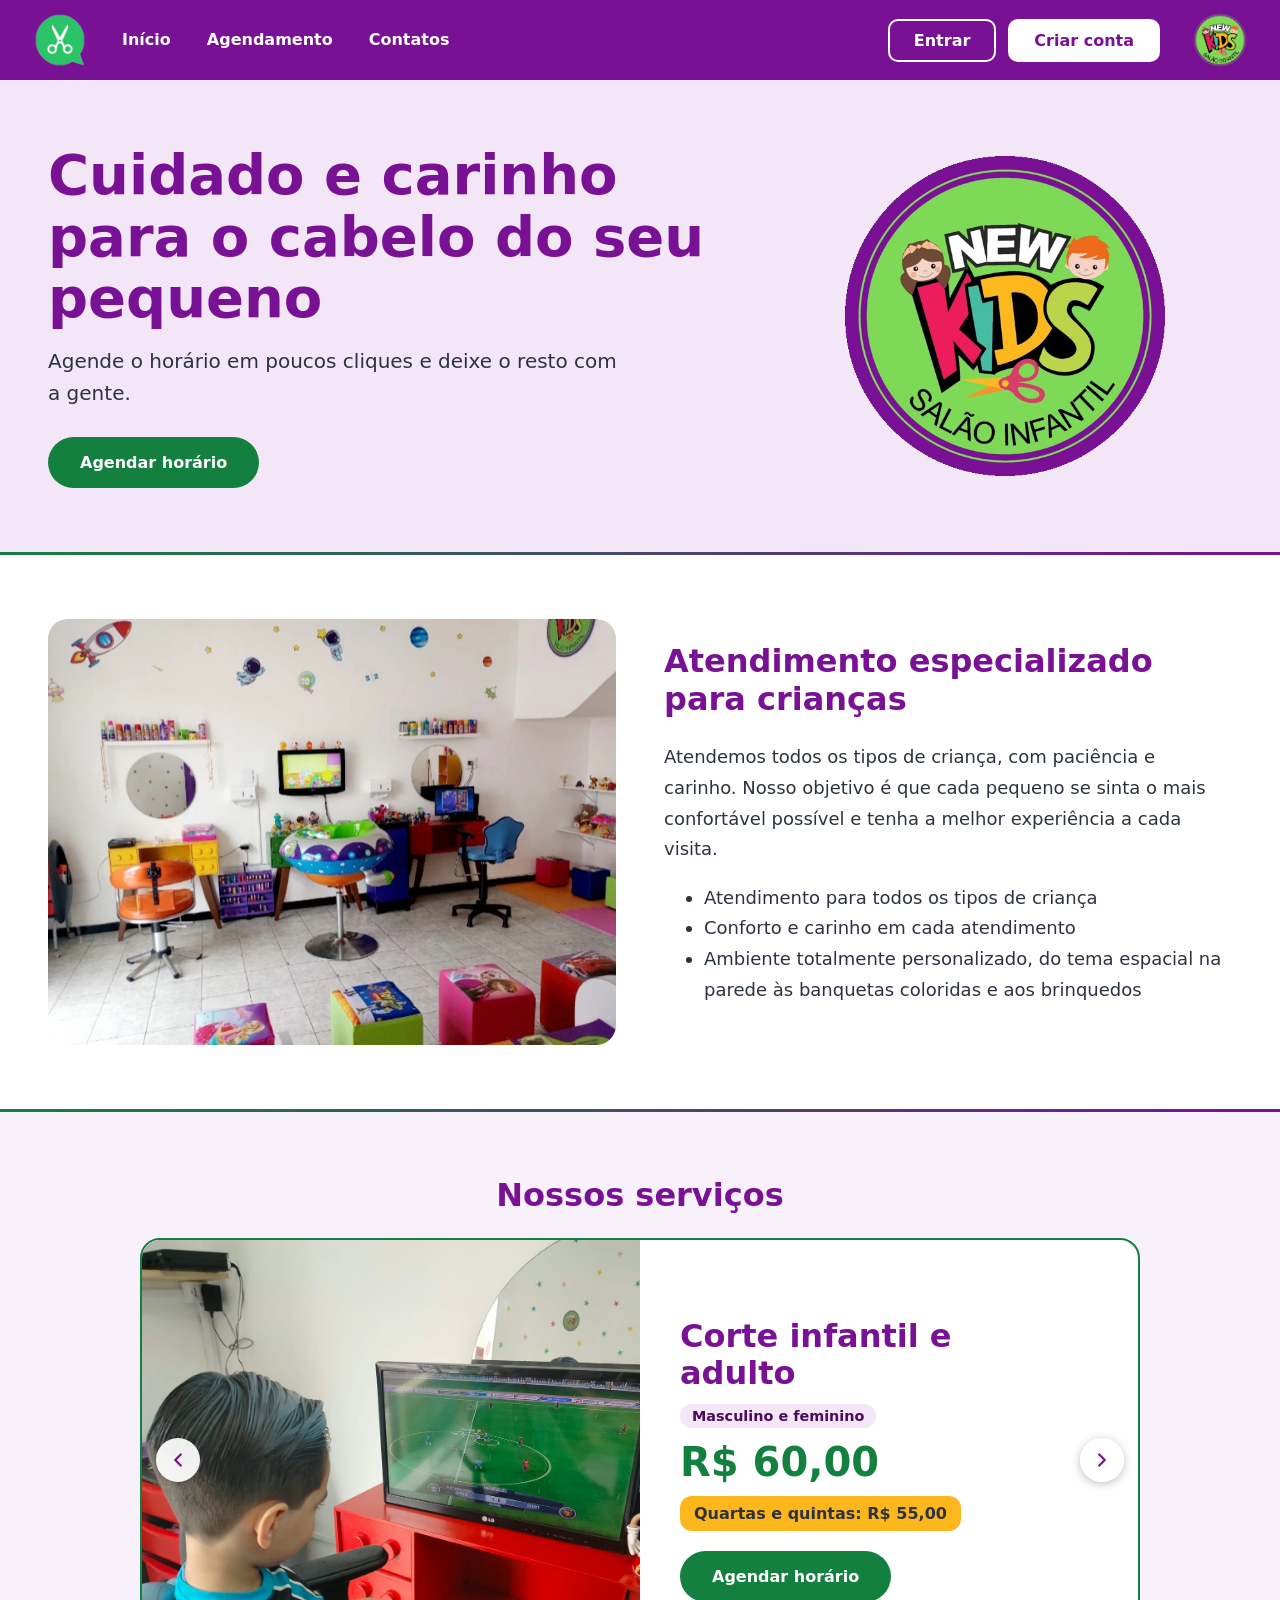
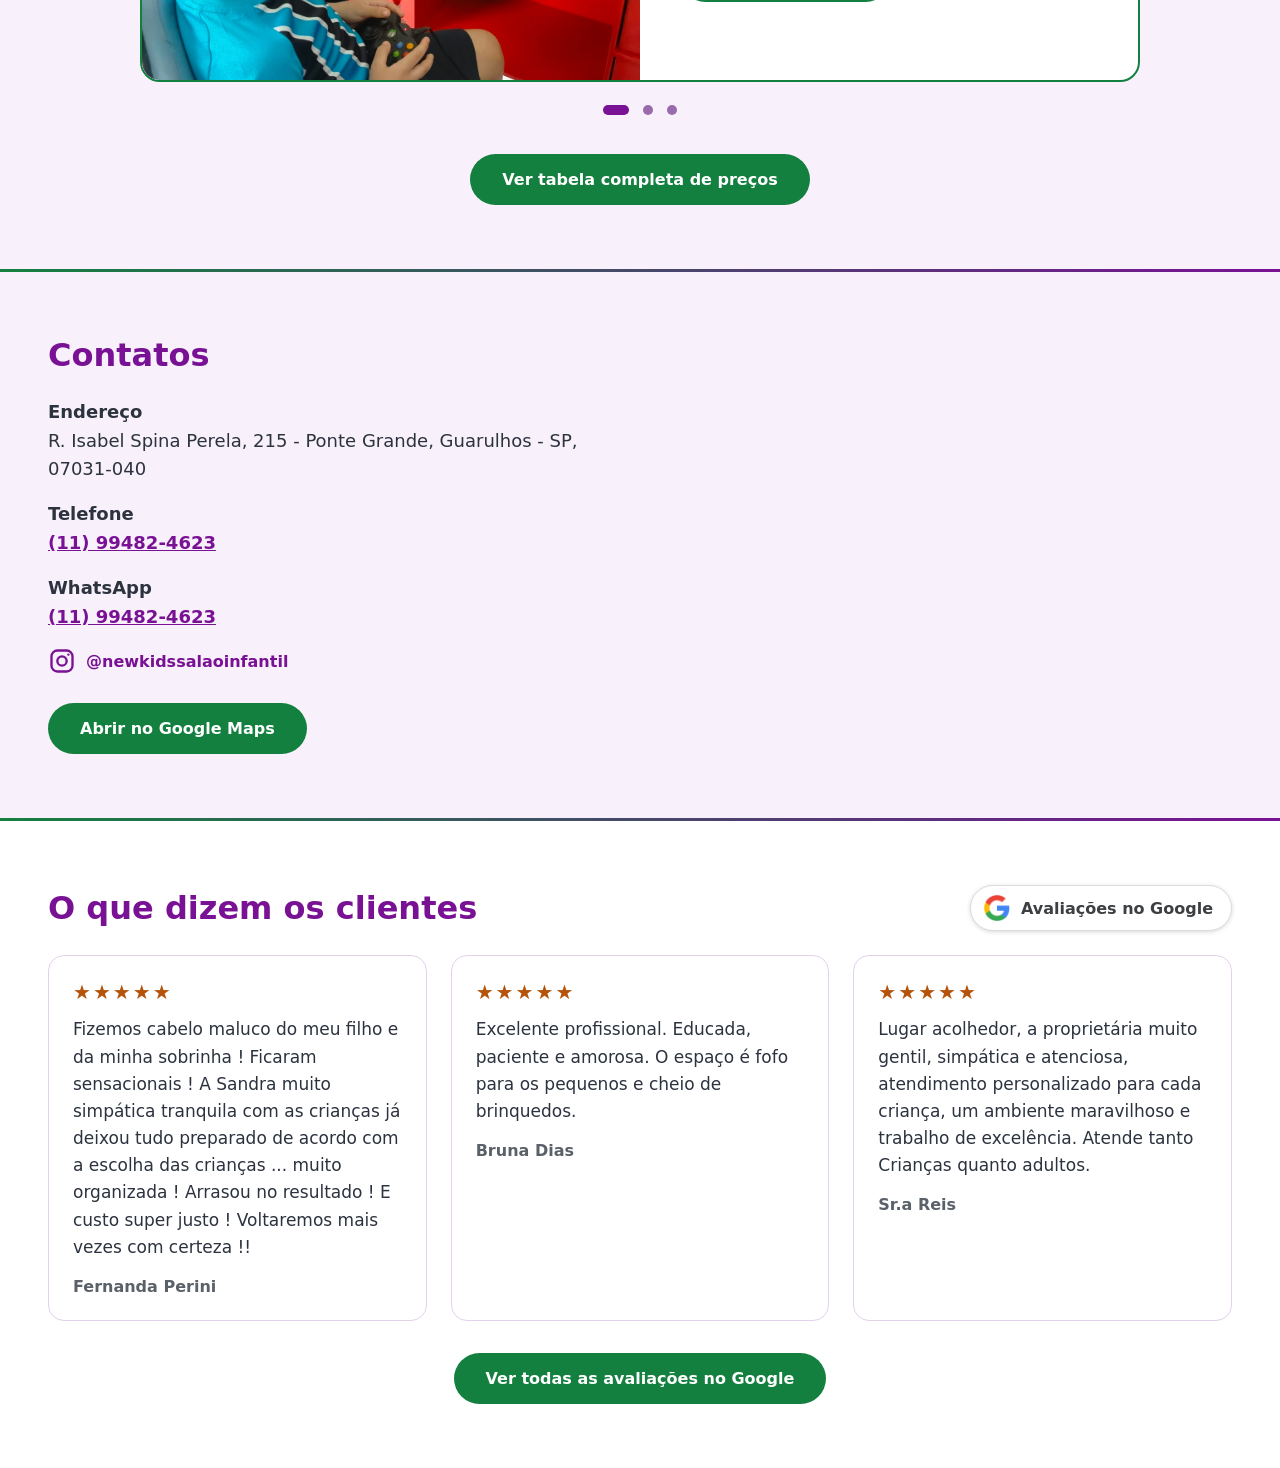
<file: index.html>
<!DOCTYPE html>
<html lang="pt-BR">
<head>
  <meta charset="UTF-8">
  <meta name="viewport" content="width=device-width, initial-scale=1.0">
  <title>Corte Aqui | Salão infantil New Kids</title>
  <link rel="stylesheet" href="styles.css">
</head>
<body>
  <header class="cabecalho cabecalho-index">
    <img class="logocorteaqui" src="corteaqui.ico" alt="Corte Aqui">

    <nav class="navagendamento">
      <h2><a href="index.html">Início</a></h2>
      <h2><a href="agendamento.html">Agendamento</a></h2>
      <h2><a href="#contato">Contatos</a></h2>
    </nav>

    <div class="botao">
      <h2><a href="entrar.html">Entrar</a></h2>
      <h2><a href="Cadastrar.html">Criar conta</a></h2>
    </div>

    <img class="logosalao" src="logo-newkids.png" alt="Salão infantil New Kids">
  </header>

  <main>
    <section class="destaque">
      <div class="destaque-texto">
        <h1>Cuidado e carinho para o cabelo do seu pequeno</h1>
        <p>Agende o horário em poucos cliques e deixe o resto com a gente.</p>
        <a class="botao-agendar" href="agendamento.html">Agendar horário</a>
      </div>
      <img class="destaque-logo" src="logo-newkids.png" alt="Salão infantil New Kids">
    </section>

    <section class="sobre">
      <img class="sobre-foto" src="salao.webp" alt="Ambiente do salão New Kids, com parede de tema espacial, espelhos, cadeiras e banquetas coloridas">
      <div class="sobre-texto">
        <h2>Atendimento especializado para crianças</h2>
        <p>Atendemos todos os tipos de criança, com paciência e carinho. Nosso objetivo é que cada pequeno se sinta o mais confortável possível e tenha a melhor experiência a cada visita.</p>
        <ul>
          <li>Atendimento para todos os tipos de criança</li>
          <li>Conforto e carinho em cada atendimento</li>
          <li>Ambiente totalmente personalizado, do tema espacial na parede às banquetas coloridas e aos brinquedos</li>
        </ul>
      </div>
    </section>

    <section class="servicos-destaque" id="servicos" aria-labelledby="titulo-servicos">
      <h2 id="titulo-servicos">Nossos serviços</h2>

      <div class="carrossel" role="region" aria-roledescription="carrossel" aria-label="Serviços do salão">
        <div class="carrossel-janela">
          <div class="carrossel-pista">

            <article class="slide" role="group" aria-roledescription="slide" aria-label="Corte infantil e adulto, 1 de 3">
              <div class="slide-foto">
                <img src="corte.png" alt="Exemplo de corte infantil">
              </div>
              <div class="slide-info">
                <h3>Corte infantil e adulto</h3>
                <span class="etiqueta">Masculino e feminino</span>
                <p class="slide-preco">R$ 60,00</p>
                <p class="slide-promo">Quartas e quintas: R$ 55,00</p>
                <a class="botao-agendar" href="agendamento.html">Agendar horário</a>
              </div>
            </article>

            <article class="slide" role="group" aria-roledescription="slide" aria-label="Penteado, 2 de 3">
              <div class="slide-foto">
                <img src="penteado.png" alt="Exemplo de penteado" loading="lazy">
              </div>
              <div class="slide-info">
                <h3>Penteado</h3>
                <p class="slide-preco">R$ 70 a R$ 130</p>
                <p class="slide-obs">O valor não é fixo e varia dentro dessa faixa.</p>
                <a class="botao-agendar" href="agendamento.html">Agendar horário</a>
              </div>
            </article>

            <article class="slide" role="group" aria-roledescription="slide" aria-label="Escova, 3 de 3">
              <div class="slide-foto">
                <img src="escova.png" alt="Exemplo de escova" loading="lazy">
              </div>
              <div class="slide-info">
                <h3>Escova</h3>
                <p class="slide-preco">R$ 70,00</p>
                <a class="botao-agendar" href="agendamento.html">Agendar horário</a>
              </div>
            </article>

          </div>

          <button type="button" class="carrossel-seta carrossel-seta-anterior" aria-label="Serviço anterior">
            <svg viewBox="0 0 24 24" fill="none" stroke="currentColor" stroke-width="2.5" stroke-linecap="round" stroke-linejoin="round" aria-hidden="true"><path d="M15 18l-6-6 6-6"></path></svg>
          </button>
          <button type="button" class="carrossel-seta carrossel-seta-proximo" aria-label="Próximo serviço">
            <svg viewBox="0 0 24 24" fill="none" stroke="currentColor" stroke-width="2.5" stroke-linecap="round" stroke-linejoin="round" aria-hidden="true"><path d="M9 18l6-6-6-6"></path></svg>
          </button>
        </div>

        <div class="carrossel-rodape">
          <div class="carrossel-pontos"></div>
        </div>
      </div>

      <div class="acao">
        <a class="botao-link" href="agendamento.html#precos">Ver tabela completa de preços</a>
      </div>
    </section>

    <section class="contato" id="contato">
      <div class="contato-info">
        <h2>Contatos</h2>
        <address>
          <p><strong>Endereço</strong><br>R. Isabel Spina Perela, 215 - Ponte Grande, Guarulhos - SP, 07031-040</p>
          <p><strong>Telefone</strong><br><a href="tel:+5511994824623">(11) 99482-4623</a></p>
          <p><strong>WhatsApp</strong><br><a href="https://wa.me/5511994824623?text=Ol%C3%A1!%20Gostaria%20de%20agendar%20um%20hor%C3%A1rio." target="_blank" rel="noopener">(11) 99482-4623</a></p>
        </address>

        <a class="rede" href="https://www.instagram.com/newkidssalaoinfantil?utm_source=ig_web_button_share_sheet&exln=ZDNlZDc0MzIxNw==" target="_blank" rel="noopener">
          <svg viewBox="0 0 24 24" fill="none" stroke="currentColor" stroke-width="2" aria-hidden="true">
            <rect x="3" y="3" width="18" height="18" rx="5"></rect>
            <circle cx="12" cy="12" r="4"></circle>
            <circle cx="17.5" cy="6.5" r="1" fill="currentColor" stroke="none"></circle>
          </svg>
          <span>@newkidssalaoinfantil
        </span>
        </a>

        <a class="botao-link" href="https://www.google.com/maps/search/?api=1&query=New+Kids+Sal%C3%A3o+Infantil+R.+Isabel+Spina+Perela,+215,+Guarulhos" target="_blank" rel="noopener">Abrir no Google Maps</a>
      </div>

      <iframe class="mapa" title="Mapa com a localização do salão New Kids" src="https://www.google.com/maps?q=New+Kids+Sal%C3%A3o+Infantil,+R.+Isabel+Spina+Perela,+215,+Guarulhos&output=embed" loading="lazy"></iframe>
    </section>

    <section class="avaliacoes">
      <div class="avaliacoes-topo">
        <h2>O que dizem os clientes</h2>
        <span class="selo-google">
          <img src="Google__G__logo.svg.webp" alt="" width="28" height="28">
          <span>Avaliações no Google</span>
        </span>
      </div>

      <div class="cartoes">
        <figure class="avaliacao">
          <span class="estrelas" role="img" aria-label="Nota 5 de 5">★★★★★</span>
          <blockquote><p>Fizemos cabelo maluco do meu filho e da minha sobrinha ! Ficaram sensacionais ! A Sandra muito simpática tranquila com as crianças já deixou tudo preparado de acordo com a escolha das crianças ... muito organizada ! Arrasou no resultado ! E custo super justo ! Voltaremos mais vezes com certeza !!</p></blockquote>
          <figcaption>Fernanda Perini</figcaption>
        </figure>
        <figure class="avaliacao">
          <span class="estrelas" role="img" aria-label="Nota 5 de 5">★★★★★</span>
          <blockquote><p>Excelente profissional. Educada, paciente e amorosa. O espaço é fofo para os pequenos e cheio de brinquedos.</p></blockquote>
          <figcaption>Bruna Dias</figcaption>
        </figure>
        <figure class="avaliacao">
          <span class="estrelas" role="img" aria-label="Nota 5 de 5">★★★★★</span>
          <blockquote><p>Lugar acolhedor, a proprietária muito gentil, simpática e atenciosa, atendimento personalizado para cada criança, um ambiente maravilhoso e trabalho de excelência. Atende tanto Crianças quanto adultos.</p></blockquote>
          <figcaption>Sr.a Reis</figcaption>
        </figure>
      </div>
      <div class="acao">
        <a class="botao-link" href="https://www.google.com/maps/search/?api=1&query=New+Kids+Sal%C3%A3o+Infantil+R.+Isabel+Spina+Perela,+215,+Guarulhos" target="_blank" rel="noopener">Ver todas as avaliações no Google</a>
      </div>
    </section>
  </main>

  <script src="Carrosel.js"></script>
  <script src="sessao.js"></script>
</body>
</html>
</file>
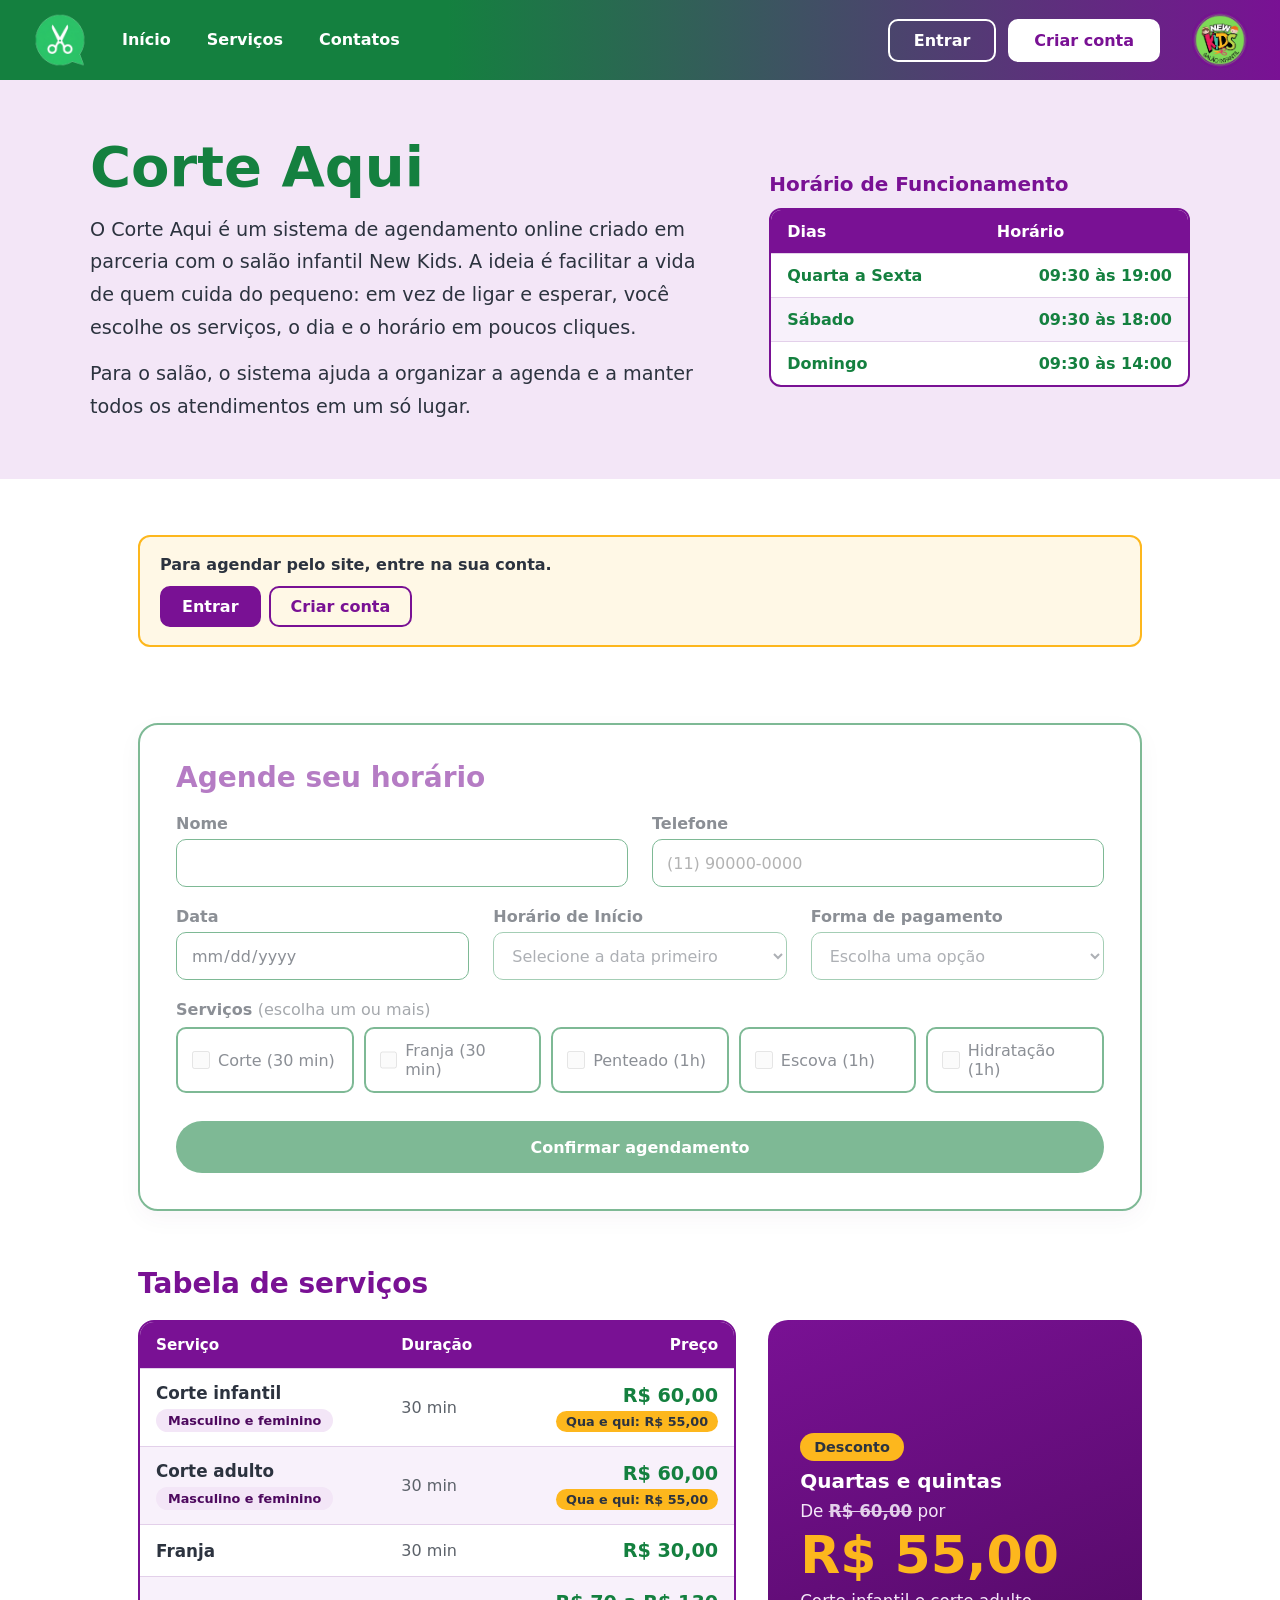
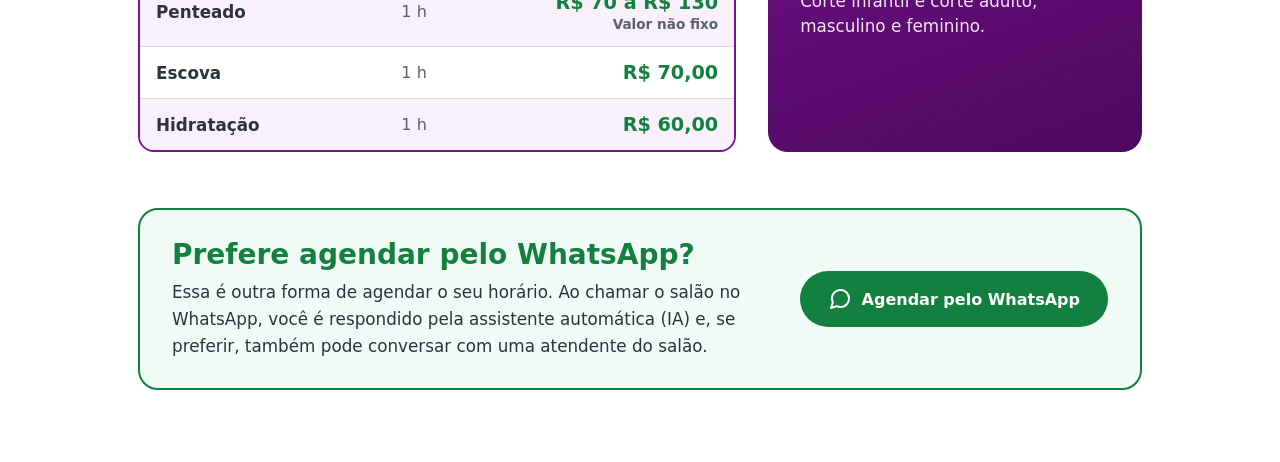
<file: agendamento.html>
<!DOCTYPE html>
<html lang="pt-BR">
<head>
  <meta charset="UTF-8">
  <meta name="viewport" content="width=device-width, initial-scale=1.0">
  <title>Agendamento | Corte Aqui</title>
  <link rel="stylesheet" href="styles.css">
</head>

<body>
  <header class="cabecalho">
    <img class="logocorteaqui" src="corteaqui.ico" alt="logo do sistema de agendamento">
    <nav class="navagendamento">
      <h2><a href="index.html">Início</a></h2>
      <h2><a href="#precos">Serviços</a></h2>
      <h2><a href="index.html#contato">Contatos</a></h2>
    </nav>
    <div class="botao">
      <h2><a href="entrar.html">Entrar</a></h2>
      <h2><a href="Cadastrar.html">Criar conta</a></h2>
    </div>
    <img class="logosalao" src="logo-newkids.png" alt="logo do salão infantil">
  </header>

  <main class="agendamento">

    <!-- Faixa de apresentação + horário de funcionamento -->
    <section class="agendamento-topo">
      <div class="agendamento-topo-conteudo">
        <div class="apresentacao">
          <h1>Corte Aqui</h1>
          <p>O Corte Aqui é um sistema de agendamento online criado em parceria com o salão infantil New Kids. A ideia é facilitar a vida de quem cuida do pequeno: em vez de ligar e esperar, você escolhe os serviços, o dia e o horário em poucos cliques.</p>
          <p>Para o salão, o sistema ajuda a organizar a agenda e a manter todos os atendimentos em um só lugar.</p>
        </div>

        <div class="tabela-horarios-container">
          <h2>Horário de Funcionamento</h2>
          <table class="tabela-horarios">
            <thead>
              <tr>
                <th>Dias</th>
                <th>Horário</th>
              </tr>
            </thead>
            <tbody>
              <tr>
                <td>Quarta a Sexta</td>
                <td>09:30 às 19:00</td>
              </tr>
              <tr>
                <td>Sábado</td>
                <td>09:30 às 18:00</td>
              </tr>
              <tr>
                <td>Domingo</td>
                <td>09:30 às 14:00</td>
              </tr>
            </tbody>
          </table>
        </div>
      </div>
    </section>

    <div class="agendamento-conteudo">

      <!-- 1. Formulário -->
      <form class="formulario" id="formAgendamento">
        <h2>Agende seu horário</h2>

        <div class="formulario-grade">
          <div class="campo campo-metade">
            <label for="nome">Nome</label>
            <input type="text" id="nome" name="nome" autocomplete="name" required>
          </div>

          <div class="campo campo-metade">
            <label for="telefone">Telefone</label>
            <input type="tel" id="telefone" name="telefone" autocomplete="tel" placeholder="(11) 90000-0000" required>
          </div>

          <div class="campo campo-terco">
            <label for="data">Data</label>
            <input type="date" id="data" name="data" required>
          </div>

          <div class="campo campo-terco">
            <label for="horario">Horário de Início</label>
            <select id="horario" name="horario" required>
              <option value="">Selecione a data primeiro</option>
            </select>
            <!-- Aviso exibido quando existem horários já reservados no dia escolhido -->
            <p id="aviso-horarios" class="aviso-horarios" aria-live="polite"></p>
          </div>

          <div class="campo campo-terco">
            <label for="pagamento">Forma de pagamento</label>
            <select id="pagamento" name="pagamento" required>
              <option value="">Escolha uma opção</option>
              <option value="pix">Pix</option>
              <option value="dinheiro">Dinheiro</option>
              <option value="credito">Cartão de crédito</option>
              <option value="debito">Cartão de débito</option>
            </select>
          </div>

          <fieldset class="campo campo-total servicos">
            <legend>Serviços <span>(escolha um ou mais)</span></legend>
            <div class="servicos-opcoes">
              <label><input type="checkbox" name="servico" value="corte"> Corte (30 min)</label>
              <label><input type="checkbox" name="servico" value="franja"> Franja (30 min)</label>
              <label><input type="checkbox" name="servico" value="penteado"> Penteado (1h)</label>
              <label><input type="checkbox" name="servico" value="escova"> Escova (1h)</label>
              <label><input type="checkbox" name="servico" value="hidratacao"> Hidratação (1h)</label>
            </div>
          </fieldset>
        </div>

        <!-- Campo oculto para enviar o horário de término calculado para o Make -->
        <input type="hidden" id="horario_fim" name="horario_fim">

        <button type="submit" class="confirmar">Confirmar agendamento</button>
      </form>

      <!-- 2. Tabela de serviços + destaque do desconto -->
      <section class="precos" id="precos" aria-labelledby="titulo-precos">
        <h2 id="titulo-precos">Tabela de serviços</h2>

        <div class="precos-grade">
          <table class="tabela-precos">
            <caption class="visualmente-oculto">Preços e duração dos serviços</caption>
            <thead>
              <tr>
                <th scope="col">Serviço</th>
                <th scope="col">Duração</th>
                <th scope="col">Preço</th>
              </tr>
            </thead>
            <tbody>
              <tr>
                <th scope="row">Corte infantil <span class="etiqueta">Masculino e feminino</span></th>
                <td>30 min</td>
                <td>
                  <span class="preco">R$ 60,00</span>
                  <span class="preco-promo">Qua e qui: R$ 55,00</span>
                </td>
              </tr>
              <tr>
                <th scope="row">Corte adulto <span class="etiqueta">Masculino e feminino</span></th>
                <td>30 min</td>
                <td>
                  <span class="preco">R$ 60,00</span>
                  <span class="preco-promo">Qua e qui: R$ 55,00</span>
                </td>
              </tr>
              <tr>
                <th scope="row">Franja</th>
                <td>30 min</td>
                <td><span class="preco">R$ 30,00</span></td>
              </tr>
              <tr>
                <th scope="row">Penteado</th>
                <td>1 h</td>
                <td>
                  <span class="preco">R$ 70 a R$ 130</span>
                  <span class="preco-obs">Valor não fixo</span>
                </td>
              </tr>
              <tr>
                <th scope="row">Escova</th>
                <td>1 h</td>
                <td><span class="preco">R$ 70,00</span></td>
              </tr>
              <tr>
                <th scope="row">Hidratação</th>
                <td>1 h</td>
                <td><span class="preco">R$ 60,00</span></td>
              </tr>
            </tbody>
          </table>

          <aside class="promo-card" aria-label="Desconto de quartas e quintas">
            <span class="selo selo-amarelo">Desconto</span>
            <p class="promo-dias">Quartas e quintas</p>
            <p class="promo-de">De <s>R$ 60,00</s> por</p>
            <p class="promo-preco"><strong>R$ 55,00</strong></p>
            <p class="promo-desc">Corte infantil e corte adulto, masculino e feminino.</p>
          </aside>
        </div>
      </section>

      <!-- 3. Outra forma de agendar -->
      <section class="whatsapp-agendamento" aria-labelledby="titulo-whatsapp">
        <div class="whatsapp-texto">
          <h2 id="titulo-whatsapp">Prefere agendar pelo WhatsApp?</h2>
          <p>Essa é outra forma de agendar o seu horário. Ao chamar o salão no WhatsApp, você é respondido pela assistente automática (IA) e, se preferir, também pode conversar com uma atendente do salão.</p>
        </div>
        <a class="botao-whatsapp" href="https://wa.me/5511994824623?text=Ol%C3%A1!%20Gostaria%20de%20agendar%20um%20hor%C3%A1rio." target="_blank" rel="noopener">
          <svg viewBox="0 0 24 24" fill="none" stroke="currentColor" stroke-width="2" stroke-linecap="round" stroke-linejoin="round" aria-hidden="true">
            <path d="M21 11.5a8.38 8.38 0 0 1-.9 3.8 8.5 8.5 0 0 1-7.6 4.7 8.38 8.38 0 0 1-3.8-.9L3 21l1.9-5.7a8.38 8.38 0 0 1-.9-3.8 8.5 8.5 0 0 1 4.7-7.6 8.38 8.38 0 0 1 3.8-.9h.5a8.48 8.48 0 0 1 8 8v.5z"></path>
          </svg>
          <span>Agendar pelo WhatsApp</span>
        </a>
      </section>

    </div>
  </main>
<script src="script.js"></script>
<script src="sessao.js"></script>
</body>
</html>
</file>
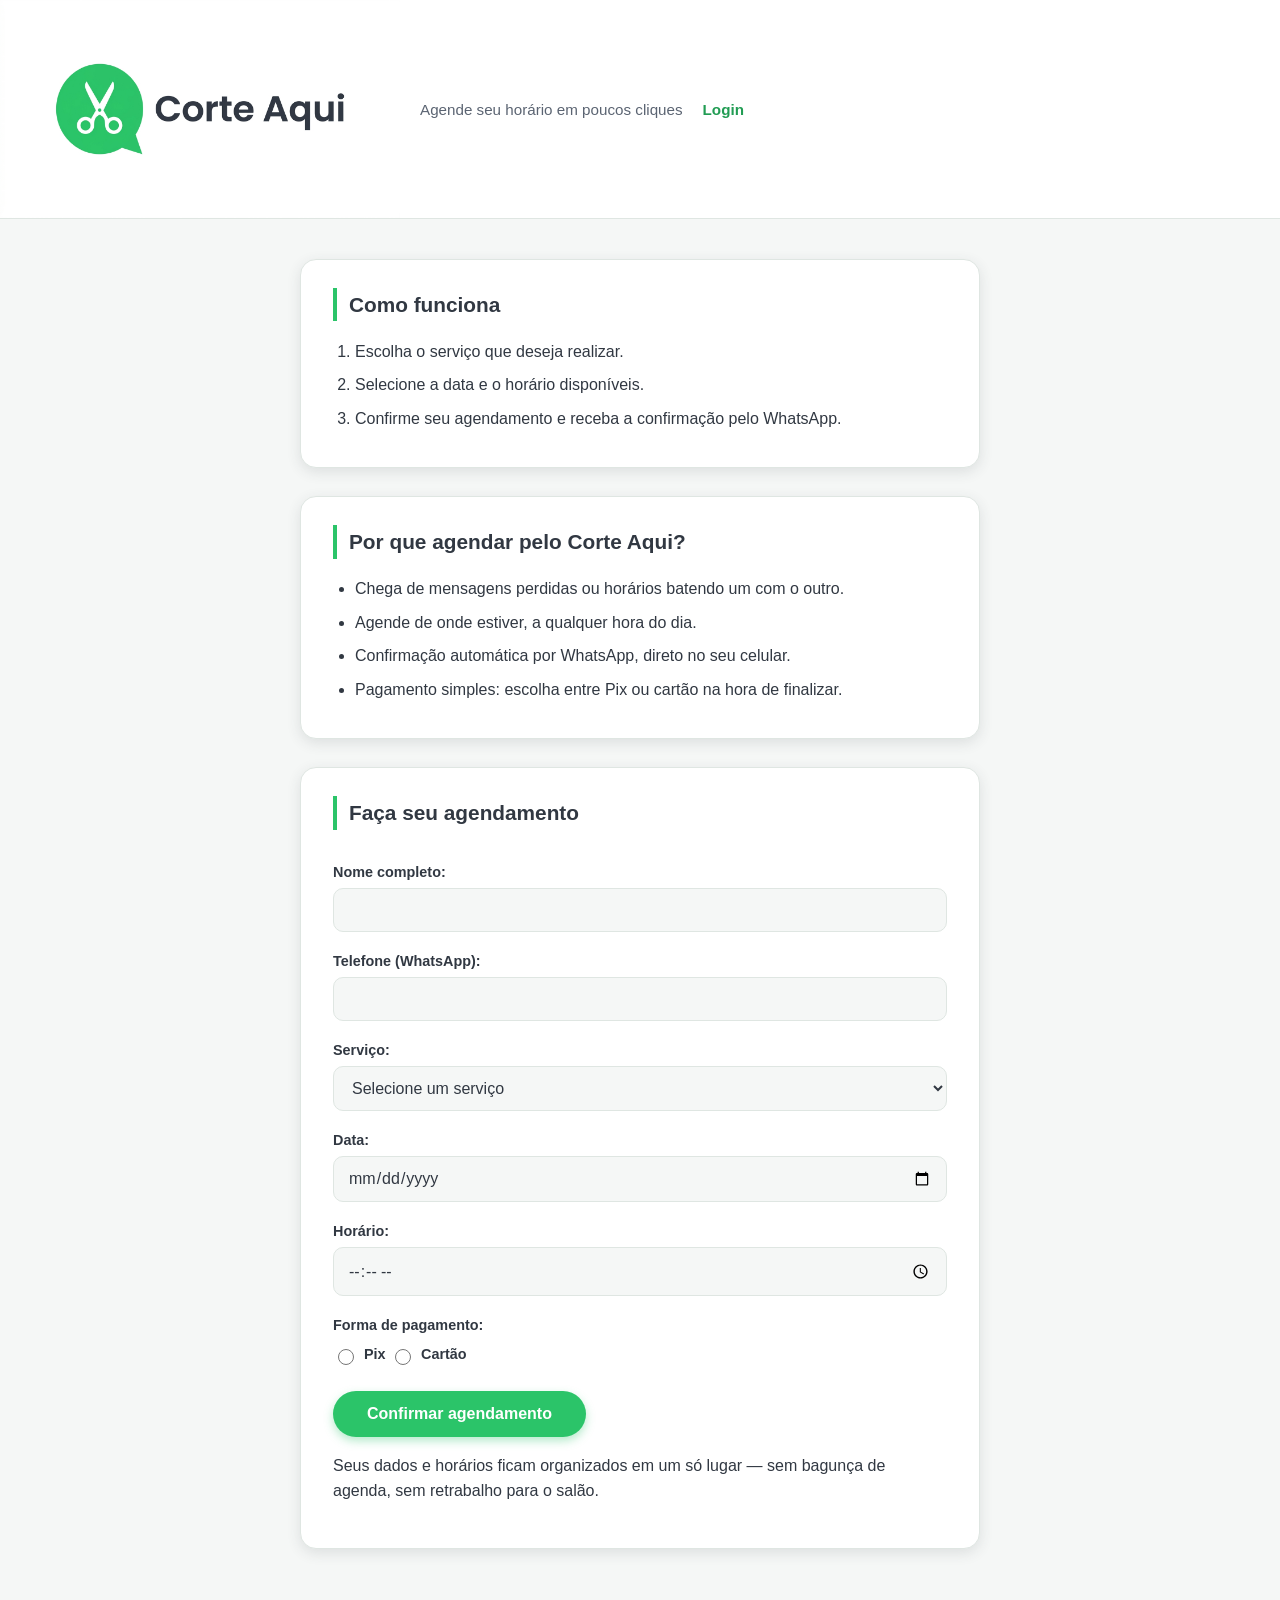
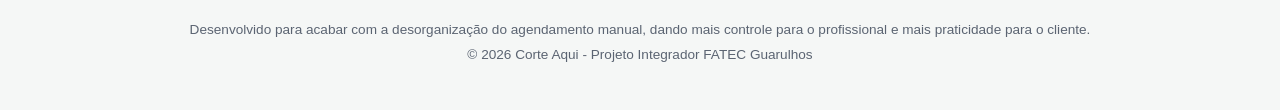
<file: agendamentocorteaqui.html>
<!DOCTYPE html>
<html lang="pt-br">
<head>
    <meta charset="UTF-8">
    <title>Corte Aqui - Agendamento</title>
    <link rel="stylesheet" href="style.css">
    <link rel="icon" type="image/png" href="corteaqui.ico">
</head>
<body>

    <header>
        <img src="corteaqui.png">
        <div>
            
            <p>Agende seu horário em poucos cliques</p>
            
        </div>
        <p id="login"><a href="index.html" target="_blank">Login</a></p>
    </header>

    <main>

        <section>
            <h2>Como funciona</h2>
            <ol>
                <li>Escolha o serviço que deseja realizar.</li>
                <li>Selecione a data e o horário disponíveis.</li>
                <li>Confirme seu agendamento e receba a confirmação pelo WhatsApp.</li>
            </ol>
        </section>

        <section>
            <h2>Por que agendar pelo Corte Aqui?</h2>
            <ul>
                <li>Chega de mensagens perdidas ou horários batendo um com o outro.</li>
                <li>Agende de onde estiver, a qualquer hora do dia.</li>
                <li>Confirmação automática por WhatsApp, direto no seu celular.</li>
                <li>Pagamento simples: escolha entre Pix ou cartão na hora de finalizar.</li>
            </ul>
        </section>

        <section>
            <h2>Faça seu agendamento</h2>

            <form action="#" method="post">

                <label for="nome">Nome completo:</label>
                <input type="text" id="nome" name="nome" required>

                <label for="telefone">Telefone (WhatsApp):</label>
                <input type="tel" id="telefone" name="telefone" required>

                <label for="servico">Serviço:</label>
                <select id="servico" name="servico" required>
                    <option value="">Selecione um serviço</option>
                    <option value="corte">Corte de cabelo</option>
                    <option value="escova">Escova</option>
                    <option value="coloracao">Coloração</option>
                    <option value="hidratacao">Hidratação</option>
                    <option value="outro">Outro</option>
                </select>

                <label for="data">Data:</label>
                <input type="date" id="data" name="data" required>

                <label for="horario">Horário:</label>
                <input type="time" id="horario" name="horario" required>

                <label>Forma de pagamento:</label>
                <div>
                    <label><input type="radio" id="pix" name="pagamento" value="pix"> Pix</label>
                
                    <label><input type="radio" id="cartao" name="pagamento" value="cartao"> Cartão</label>
                </div>

                <button type="submit">Confirmar agendamento</button>

            </form>

            <p>Seus dados e horários ficam organizados em um só lugar — sem bagunça de agenda, sem retrabalho para o salão.</p>
        </section>

    </main>

    <footer>
        <p>Desenvolvido para acabar com a desorganização do agendamento manual, dando mais controle para o profissional e mais praticidade para o cliente.</p>
        <p>&copy; 2026 Corte Aqui - Projeto Integrador FATEC Guarulhos</p>
    </footer>

</body>
</html>
</file>
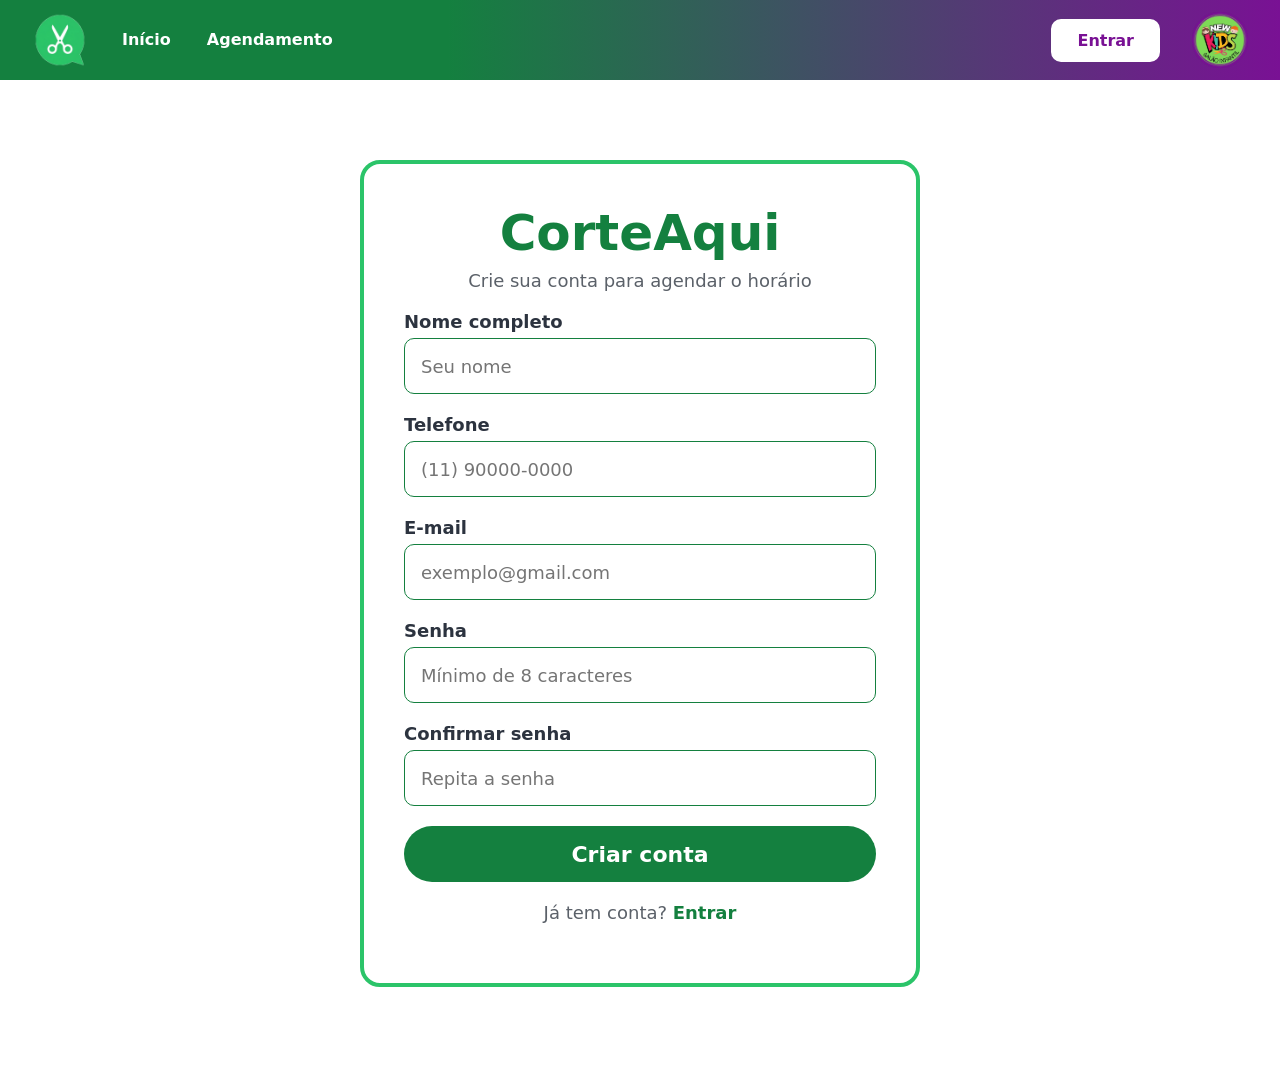
<file: Cadastrar.html>
<!DOCTYPE html>
<html lang="pt-BR">
<head>
  <meta charset="UTF-8">
  <meta name="viewport" content="width=device-width, initial-scale=1.0">
  <title>Criar conta | Corte Aqui</title>
  <link rel="stylesheet" href="styles.css">
</head>
<body>
  <header class="cabecalho">
    <img class="logocorteaqui" src="corteaqui.ico" alt="Corte Aqui">

    <nav class="navagendamento">
      <h2><a href="index.html">Início</a></h2>
      <h2><a href="agendamento.html">Agendamento</a></h2>
    </nav>

    <div class="botao">
      <h2><a href="entrar.html">Entrar</a></h2>
    </div>

    <img class="logosalao" src="logo-newkids.png" alt="Salão infantil New Kids">
  </header>

  <main class="entrarmain">
    <form class="entrar" id="formCadastro" action="#" method="post">
      <div class="nomemarca">
        <h1>CorteAqui</h1>
        <p>Crie sua conta para agendar o horário</p>
      </div>

      <div class="campos">
        <label for="nome">Nome completo</label>
        <input type="text" id="nome" name="nome" placeholder="Seu nome" autocomplete="name" required>

        <label for="telefone">Telefone</label>
        <input type="tel" id="telefone" name="telefone" placeholder="(11) 90000-0000" autocomplete="tel" required>

        <label for="email">E-mail</label>
        <input type="email" id="email" name="email" placeholder="exemplo@gmail.com" autocomplete="email" required>

        <label for="senha">Senha</label>
        <input type="password" id="senha" name="senha" placeholder="Mínimo de 8 caracteres" minlength="8" autocomplete="new-password" required>

        <label for="confirmar">Confirmar senha</label>
        <input type="password" id="confirmar" name="confirmar" placeholder="Repita a senha" minlength="8" autocomplete="new-password" required>
      </div>

      <button class="botao-entrar" type="submit">Criar conta</button>

      <p class="conta">Já tem conta? <a href="entrar.html">Entrar</a></p>

      <div class="pular">
        <hr>
        <span>ou</span>
        <hr>
      </div>

      <!-- Container oficial do Botão Google Identity Services -->
      <div id="g_id_onload"
           data-client_id="SEU_CLIENT_ID_DO_GOOGLE_AQUI.apps.googleusercontent.com"
           data-context="signup"
           data-ux_mode="popup"
           data-callback="handleCredentialResponse"
           data-auto_prompt="false">
      </div>

      <button class="btn-google" id="btnGoogleCustom" type="button">
        <img src="Google__G__logo.svg.webp" alt="">
        <span>Cadastrar com o Google</span>
      </button>

      
    </form>
  </main>

  <script src="https://accounts.google.com/gsi/client" async defer></script>
  <script src="auth.js"></script>
  <script src="sessao.js"></script>
</body>
</html>
</file>
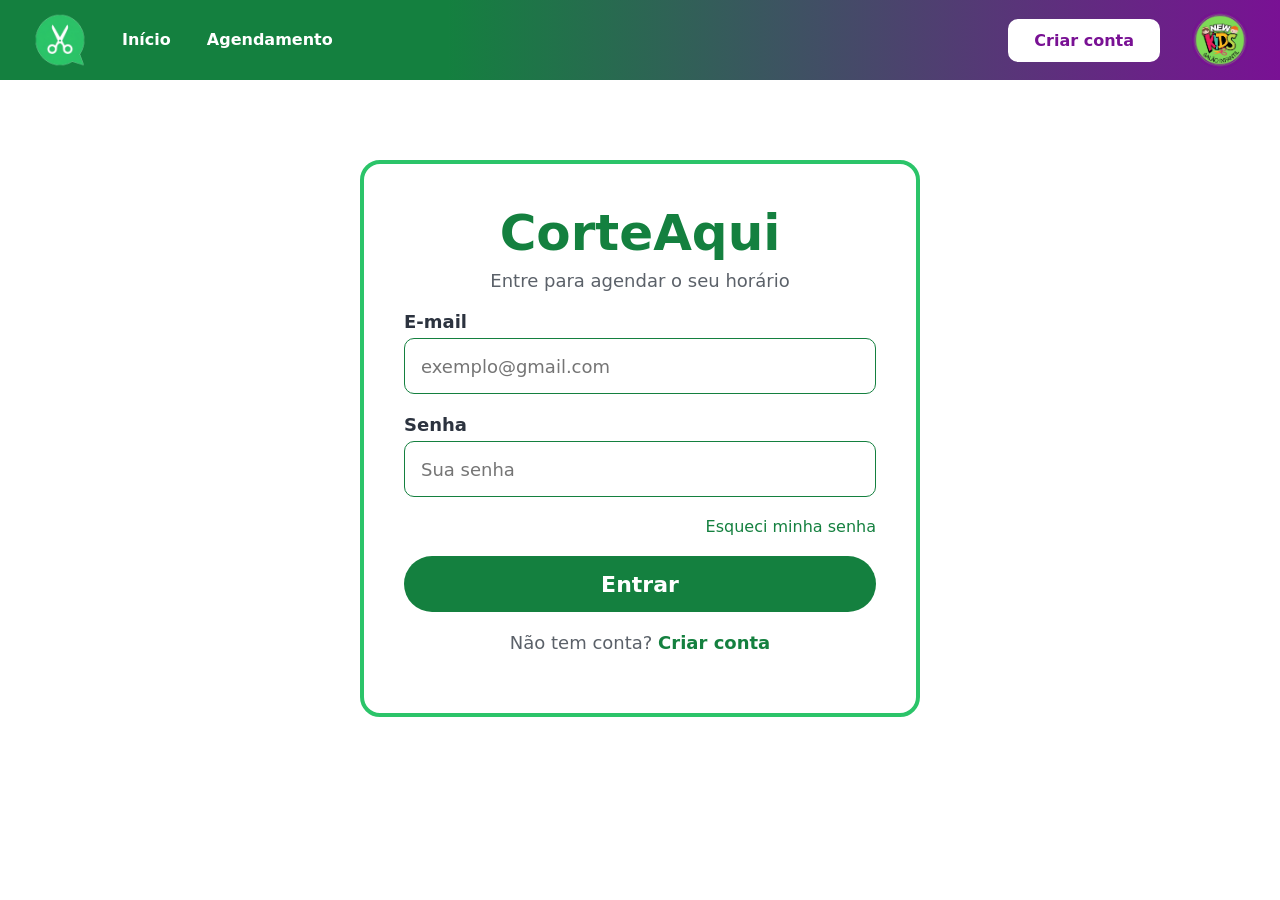
<file: entrar.html>
<!DOCTYPE html>
<html lang="pt-BR">
<head>
  <meta charset="UTF-8">
  <meta name="viewport" content="width=device-width, initial-scale=1.0">
  <title>Entrar | Corte Aqui</title>
  <link rel="stylesheet" href="styles.css">
</head>
<body>
  <header class="cabecalho">
    <img class="logocorteaqui" src="corteaqui.ico" alt="Corte Aqui">

    <nav class="navagendamento">
      <h2><a href="index.html">Início</a></h2>
      <h2><a href="agendamento.html">Agendamento</a></h2>
    </nav>

    <div class="botao">
      <h2><a href="Cadastrar.html">Criar conta</a></h2>
    </div>

    <img class="logosalao" src="logo-newkids.png" alt="Salão infantil New Kids">
  </header>

  <main class="entrarmain">
    <form class="entrar" id="formLogin" action="#" method="post">
      <div class="nomemarca">
        <h1>CorteAqui</h1>
        <p>Entre para agendar o seu horário</p>
      </div>

      <div class="campos">
        <label for="email">E-mail</label>
        <input type="email" id="email" name="email" placeholder="exemplo@gmail.com" autocomplete="email" required>

        <label for="senha">Senha</label>
        <input type="password" id="senha" name="senha" placeholder="Sua senha" autocomplete="current-password" required>
      </div>

      <a class="esquecisenha" href="#">Esqueci minha senha</a>

      <button class="botao-entrar" type="submit">Entrar</button>

      <p class="conta">Não tem conta? <a href="Cadastrar.html">Criar conta</a></p>

      <div class="pular">
        <hr>
        <span>ou</span>
        <hr>
      </div>

      <div id="g_id_onload"
           data-client_id="SEU_CLIENT_ID_DO_GOOGLE_AQUI.apps.googleusercontent.com"
           data-context="signin"
           data-ux_mode="popup"
           data-callback="handleCredentialResponse"
           data-auto_prompt="false">
      </div>

      <button class="btn-google" id="btnGoogleCustom" type="button">
        <img src="Google__G__logo.svg.webp" alt="">
        <span>Fazer login com o Google</span>
      </button>
    </form>
  </main>

  <script src="https://accounts.google.com/gsi/client" async defer></script>
  <script src="auth.js"></script>
  <script src="sessao.js"></script>
</body>
</html>
</file>
<file: styles.css>
*, *::before, *::after {
    box-sizing: border-box;
}

:root {
    --verde: #2BC469;
    --verde-escuro: #14803F;
    --roxo: #791194;
    --roxo-escuro: #4D095E;
    --azul-escuro: #2C333F;
    --cor-cabecalho-index: var(--roxo);
    --cor-destaque: #F3E6F7;
    --lima: #7ED956;
    --amarelo: #FDB71D;
    --rosa: #ED1C5D;
    --agua: #46BCA2;
}

body {
    margin: 0;
    font-family: system-ui, sans-serif;
}


/* ---------- Cabeçalho ---------- */
.cabecalho {
    display: flex;
    align-items: center;
    gap: 32px;
    padding: 12px 32px;
    background: linear-gradient(90deg, var(--verde-escuro) 35%, var(--roxo));
}

.cabecalho img {
    height: 56px;
    width: auto;
}

.cabecalho h2 {
    margin: 0;
    font-size: 1rem;
    font-weight: 600;
}

.cabecalho a {
    color: #FFFFFF;
    text-decoration: none;
}

.navagendamento {
    display: flex;
    gap: 32px;
    margin-right: auto;
}

.navagendamento a {
    display: inline-block;
    padding: 8px 2px;
    border-bottom: 2px solid transparent;
    transition: border-color 0.2s;
}

.navagendamento a:hover {
    border-bottom-color: #FFFFFF;
}

.botao {
    display: flex;
    gap: 12px;
}

.botao a {
    display: inline-block;
    padding: 10px 24px;
    border: 2px solid #FFFFFF;
    border-radius: 10px;
    transition: background-color 0.2s, transform 0.2s;
}

.botao h2:first-child a:hover {
    background: rgba(255, 255, 255, 0.2);
}

.botao h2:last-child a {
    background: #FFFFFF;
    color: var(--roxo);
}

.botao h2:last-child a:hover {
    background: #F3E6F7;
}

.botao a:hover {
    transform: translateY(-2px);
}

.cabecalho a:focus-visible {
    outline: 3px solid #FFFFFF;
    outline-offset: 3px;
}

/* cabeçalho termina aqui */


/* ---------- Peças compartilhadas (selos e etiquetas) ---------- */
.selo {
    display: inline-block;
    padding: 6px 14px;
    border-radius: 999px;
    background: var(--roxo);
    color: #FFFFFF;
    font-size: 0.9rem;
    font-weight: 700;
    white-space: nowrap;
}

.selo-amarelo {
    background: var(--amarelo);
    color: var(--azul-escuro);
}

.etiqueta {
    display: inline-block;
    padding: 4px 12px;
    border-radius: 999px;
    background: #F3E6F7;
    color: var(--roxo-escuro);
    font-size: 0.9rem;
    font-weight: 700;
}


/* ---------- Página de agendamento ---------- */
.agendamento {
    background: #FFFFFF;
    color: var(--azul-escuro);
}

/* Faixa de cima: apresentação + horário de funcionamento */
.agendamento-topo {
    padding: 56px 48px;
    background: var(--cor-destaque);
}

.agendamento-topo-conteudo {
    display: grid;
    grid-template-columns: 1.2fr 0.8fr;
    gap: 48px;
    align-items: center;
    max-width: 1100px;
    margin: 0 auto;
}

.apresentacao h1 {
    margin: 0 0 16px;
    font-size: clamp(2.5rem, 5vw, 3.5rem);
    line-height: 1.1;
    color: var(--verde-escuro);
    transition: color 0.3s;
}

.apresentacao h1:hover {
    color: var(--roxo);
}

.apresentacao p {
    max-width: 56ch;
    margin: 0 0 14px;
    font-size: 1.2rem;
    line-height: 1.7;
}

.apresentacao p:last-child {
    margin-bottom: 0;
}

/* Tabela de horário de funcionamento */
.tabela-horarios-container h2 {
    margin: 0 0 12px;
    font-size: 1.25rem;
    color: var(--roxo);
}

.tabela-horarios {
    width: 100%;
    border: 2px solid var(--roxo);
    border-radius: 12px;
    border-collapse: separate;
    border-spacing: 0;
    overflow: hidden;
    background: #FFFFFF;
}

.tabela-horarios th,
.tabela-horarios td {
    padding: 12px 16px;
    border-bottom: 1px solid #E3D0EA;
    text-align: left;
    font-size: 1rem;
}

.tabela-horarios thead th {
    background: var(--roxo);
    color: #FFFFFF;
}

.tabela-horarios td {
    font-weight: 600;
    color: var(--verde-escuro);
}

.tabela-horarios td:last-child {
    text-align: right;
}

.tabela-horarios tbody tr:nth-child(even) {
    background: #F8F1FB;
}

.tabela-horarios tbody tr:last-child td {
    border-bottom: 0;
}

/* Conteúdo principal: serviços, WhatsApp e formulário, todos na mesma largura */
.agendamento-conteudo {
    display: flex;
    flex-direction: column;
    gap: 56px;
    max-width: 1100px;
    margin: 0 auto;
    padding: 56px 48px 72px;
}

.agendamento-conteudo h2 {
    margin: 0 0 20px;
    font-size: 1.75rem;
    color: var(--roxo);
}

/* ---------- Tabela de serviços (preços) ---------- */
.precos-grade {
    display: grid;
    grid-template-columns: 1.6fr 1fr;
    gap: 32px;
    align-items: stretch;
}

.tabela-precos {
    width: 100%;
    border: 2px solid var(--roxo);
    border-radius: 16px;
    border-collapse: separate;
    border-spacing: 0;
    overflow: hidden;
    background: #FFFFFF;
}

.tabela-precos th,
.tabela-precos td {
    padding: 14px 16px;
    border-bottom: 1px solid #E3D0EA;
    text-align: left;
    vertical-align: middle;
}

.tabela-precos thead th {
    background: var(--roxo);
    color: #FFFFFF;
    font-size: 0.95rem;
}

.tabela-precos tbody th {
    font-size: 1.05rem;
    font-weight: 700;
    color: var(--azul-escuro);
}

.tabela-precos tbody th .etiqueta {
    display: block;
    width: fit-content;
    margin-top: 6px;
    font-size: 0.8rem;
}

.tabela-precos td {
    color: #5B6169;
}

.tabela-precos th:last-child,
.tabela-precos td:last-child {
    text-align: right;
}

.tabela-precos tbody tr:nth-child(even) {
    background: #F8F1FB;
}

.tabela-precos tbody tr:last-child th,
.tabela-precos tbody tr:last-child td {
    border-bottom: 0;
}

.tabela-precos .preco {
    display: block;
    font-size: 1.2rem;
    font-weight: 800;
    color: var(--verde-escuro);
}

.tabela-precos .preco-promo {
    display: inline-block;
    margin-top: 4px;
    padding: 3px 10px;
    border-radius: 999px;
    background: var(--amarelo);
    color: var(--azul-escuro);
    font-size: 0.8rem;
    font-weight: 700;
    white-space: nowrap;
}

.tabela-precos .preco-obs {
    display: block;
    margin-top: 2px;
    font-size: 0.85rem;
    font-weight: 600;
    color: #5B6169;
}

/* Cartão de destaque do desconto de quartas e quintas */
.promo-card {
    display: flex;
    flex-direction: column;
    justify-content: center;
    align-items: flex-start;
    gap: 8px;
    min-width: 0;
    padding: 32px;
    border-radius: 20px;
    background: linear-gradient(160deg, var(--roxo) 0%, var(--roxo-escuro) 100%);
    color: #FFFFFF;
}

.promo-card p {
    margin: 0;
}

.promo-dias {
    font-size: 1.25rem;
    font-weight: 700;
}

.promo-de {
    margin-top: 8px;
    font-size: 1.05rem;
    color: #F3E6F7;
}

.promo-de s {
    font-weight: 600;
    color: #E3D0EA;
}

.promo-preco strong {
    display: block;
    font-size: clamp(2.5rem, 4.2vw, 3.25rem);
    font-weight: 800;
    line-height: 1;
    white-space: nowrap;
    color: var(--amarelo);
}

.promo-desc {
    margin-top: 8px;
    font-size: 1.05rem;
    line-height: 1.5;
    color: #F3E6F7;
}

/* ---------- WhatsApp na página de agendamento ---------- */
.whatsapp-agendamento {
    display: flex;
    align-items: center;
    justify-content: space-between;
    flex-wrap: wrap;
    gap: 24px;
    padding: 28px 32px;
    background: #F1FBF5;
    border: 2px solid var(--verde-escuro);
    border-radius: 20px;
}

.whatsapp-texto {
    flex: 1 1 420px;
}

.agendamento-conteudo .whatsapp-agendamento h2 {
    margin: 0 0 8px;
    color: var(--verde-escuro);
}

.whatsapp-agendamento p {
    max-width: 60ch;
    margin: 0;
    font-size: 1.05rem;
    line-height: 1.6;
}

.botao-whatsapp {
    display: inline-flex;
    align-items: center;
    gap: 10px;
    padding: 16px 28px;
    border-radius: 999px;
    background: var(--verde-escuro);
    color: #FFFFFF;
    font-weight: 600;
    text-decoration: none;
    transition: background-color 0.2s, transform 0.2s;
}

.botao-whatsapp svg {
    width: 24px;
    height: 24px;
}

.botao-whatsapp:hover {
    background: var(--roxo-escuro);
    transform: translateY(-2px);
}

.botao-whatsapp:focus-visible {
    outline: 3px solid var(--roxo);
    outline-offset: 3px;
}

/* ---------- Formulário ---------- */
.formulario {
    padding: 36px;
    background: #FFFFFF;
    border: 2px solid var(--verde-escuro);
    border-radius: 20px;
    box-shadow: 0 8px 24px rgba(77, 9, 94, 0.08);
    accent-color: var(--roxo);
}

.formulario-grade {
    display: grid;
    grid-template-columns: repeat(6, minmax(0, 1fr));
    gap: 20px 24px;
}

.campo {
    min-width: 0;
    margin: 0;
    padding: 0;
    border: 0;
}

.campo-metade {
    grid-column: span 3;
}

.campo-terco {
    grid-column: span 2;
}

.campo-total {
    grid-column: 1 / -1;
}

.formulario label {
    display: block;
    margin-bottom: 6px;
    font-weight: 600;
}

.formulario input:not([type="checkbox"]),
.formulario select {
    width: 100%;
    height: 48px;
    padding: 0 14px;
    border: 1px solid var(--verde-escuro);
    border-radius: 10px;
    background: #FFFFFF;
    font: inherit;
    color: var(--azul-escuro);
    caret-color: var(--roxo);
}

.formulario input:not([type="checkbox"]):focus,
.formulario select:focus {
    outline: 2px solid var(--roxo);
    outline-offset: 2px;
    border-color: var(--roxo);
}

.formulario input::selection {
    background: var(--roxo);
    color: #FFFFFF;
}

/* Horários ocupados */
.formulario option.horario-ocupado {
    color: #B00020;
    background: #F3F3F3;
}

.aviso-horarios {
    margin: 8px 0 0;
    font-size: 0.9rem;
    line-height: 1.4;
    color: #B00020;
}

.aviso-horarios:empty {
    display: none;
}

/* Serviços dentro do formulário */
.servicos legend {
    margin-bottom: 8px;
    padding: 0;
    font-weight: 600;
    color: var(--azul-escuro);
}

.servicos legend span {
    font-weight: 400;
    color: #5B6169;
}

.servicos-opcoes {
    display: grid;
    grid-template-columns: repeat(auto-fit, minmax(160px, 1fr));
    gap: 10px;
}

.servicos label {
    display: flex;
    align-items: center;
    gap: 8px;
    margin: 0;
    padding: 12px 14px;
    border: 2px solid var(--verde-escuro);
    border-radius: 10px;
    font-weight: 500;
    cursor: pointer;
    transition: background-color 0.2s, border-color 0.2s;
}

.servicos label:has(input:checked) {
    background: #F3E6F7;
    border-color: var(--roxo);
}

.servicos label:focus-within {
    outline: 2px solid var(--roxo);
    outline-offset: 2px;
    border-color: var(--roxo);
}

.servicos input {
    width: 18px;
    height: 18px;
    margin: 0;
    accent-color: var(--roxo);
}

.confirmar {
    width: 100%;
    height: 52px;
    margin-top: 28px;
    border: 0;
    border-radius: 999px;
    background: var(--verde-escuro);
    color: #FFFFFF;
    font: inherit;
    font-weight: 600;
    cursor: pointer;
    transition: background-color 0.2s, transform 0.2s;
}

.confirmar:hover {
    background: var(--roxo-escuro);
    transform: translateY(-2px);
}

.confirmar:focus-visible {
    outline: 3px solid var(--roxo);
    outline-offset: 3px;
}

/* agendamento termina aqui */


/* ---------- Entrar e criar conta ---------- */
.entrarmain {
    max-width: 560px;
    margin: 80px auto;
    padding: 40px;
    border: 4px solid var(--verde);
    border-radius: 20px;
    transition: border-color 0.3s;
}

.entrarmain:hover,
.entrarmain:focus-within {
    border-color: var(--roxo);
}

.entrar {
    display: flex;
    flex-direction: column;
    gap: 20px;
}

.nomemarca {
    text-align: center;
}

.nomemarca h1 {
    margin: 0 0 8px;
    font-size: 50px;
    color: var(--verde-escuro);
}

.nomemarca p {
    margin: 0;
    font-size: 18px;
    color: #5B6169;
}

.campos {
    display: flex;
    flex-direction: column;
}

.campos label {
    margin-bottom: 6px;
    font-size: 18px;
    font-weight: 600;
    color: var(--azul-escuro);
}

.campos input {
    width: 100%;
    height: 56px;
    margin-bottom: 20px;
    padding: 0 16px;
    border: 1px solid var(--verde-escuro);
    border-radius: 10px;
    font: inherit;
    font-size: 18px;
}

.campos input:last-of-type {
    margin-bottom: 0;
}

.campos input:focus {
    outline: 2px solid var(--roxo);
    border-color: var(--roxo);
}

.esquecisenha {
    align-self: flex-end;
    font-size: 16px;
    color: var(--verde-escuro);
    text-decoration: none;
}

.esquecisenha:hover {
    color: var(--roxo);
    text-decoration: underline;
}

.botao-entrar {
    height: 56px;
    border: 0;
    border-radius: 999px;
    background: var(--verde-escuro);
    color: #FFFFFF;
    font: inherit;
    font-size: 22px;
    font-weight: 600;
    cursor: pointer;
    transition: background-color 0.3s;
}

.botao-entrar:hover {
    background: var(--roxo);
}

.conta {
    margin: 0;
    text-align: center;
    font-size: 18px;
    color: #5B6169;
}

.conta a {
    color: var(--verde-escuro);
    font-weight: 600;
    text-decoration: none;
}

.conta a:hover {
    color: var(--roxo);
    text-decoration: underline;
}

.pular {
    display: flex;
    align-items: center;
    gap: 15px;
    color: #5B6169;
}

.pular hr {
    flex: 1;
    margin: 0;
    border: 0;
    border-top: 1px solid #CCCCCC;
}

.btn-google {
    display: flex;
    align-items: center;
    justify-content: center;
    gap: 12px;
    height: 56px;
    padding: 0 16px;
    background: #FFFFFF;
    border: 1px solid var(--verde-escuro);
    border-radius: 10px;
    color: #3C4043;
    font: inherit;
    font-size: 16px;
    font-weight: 500;
    cursor: pointer;
    transition: background-color 0.2s, border-color 0.2s;
}

.btn-google img {
    width: 28px;
    height: 28px;
}

.btn-google:hover {
    background: #F8F9FA;
    border-color: var(--roxo);
}

.btn-google:focus-visible {
    outline: 3px solid var(--roxo);
    outline-offset: 2px;
}

.link-pular {
    align-self: center;
    font-size: 18px;
    font-weight: 600;
    color: var(--verde-escuro);
    text-decoration: none;
}

.link-pular:hover {
    color: var(--roxo);
    text-decoration: underline;
}

/* Entrar termina aqui */

/* Página inicial  */
.cabecalho-index {
    background: var(--cor-cabecalho-index);
}

.destaque {
    display: grid;
    grid-template-columns: 1.2fr 0.8fr;
    gap: 48px;
    align-items: center;
    padding: 64px 48px;
    background: var(--cor-destaque);
    color: var(--azul-escuro);
}

.destaque h1 {
    margin: 0 0 16px;
    font-size: clamp(2.25rem, 5vw, 3.5rem);
    line-height: 1.1;
    color: var(--roxo);
}

.destaque p {
    max-width: 46ch;
    margin: 0 0 28px;
    font-size: 1.25rem;
    line-height: 1.6;
}

.destaque-logo {
    justify-self: center;
    width: min(100%, 320px);
    height: auto;
}


.botao-agendar,
.botao-link {
    display: inline-block;
    padding: 16px 32px;
    border-radius: 999px;
    background: var(--verde-escuro);
    color: #FFFFFF;
    font-weight: 600;
    text-decoration: none;
    transition: background-color 0.2s, transform 0.2s;
}

.botao-agendar:hover,
.botao-link:hover {
    background: var(--roxo-escuro);
    transform: translateY(-2px);
}

.botao-agendar:focus-visible,
.botao-link:focus-visible {
    outline: 3px solid var(--roxo);
    outline-offset: 3px;
}


.sobre,
.servicos-destaque,
.contato,
.avaliacoes {
    padding: 64px 48px;
    color: var(--azul-escuro);
}

.sobre h2,
.servicos-destaque h2,
.contato h2,
.avaliacoes h2 {
    margin: 0 0 24px;
    font-size: 2rem;
    color: var(--roxo);
}


.sobre,
.servicos-destaque,
.contato,
.avaliacoes {
    border-top: 3px solid;
    border-image: linear-gradient(90deg, var(--verde-escuro), var(--roxo)) 1;
}

.servicos-destaque,
.contato {
    background: #F8F1FB;
}


.sobre {
    display: grid;
    grid-template-columns: 1fr 1fr;
    gap: 48px;
    align-items: center;
}

.sobre-foto {
    width: 100%;
    aspect-ratio: 4 / 3;
    object-fit: cover;
    border-radius: 20px;
}

.sobre-texto p,
.sobre-texto li {
    font-size: 1.125rem;
    line-height: 1.7;
}


/* ---------- Nossos serviços: faixa de desconto e carrossel ---------- */
.servicos-destaque h2 {
    text-align: center;
}

.faixa-promo {
    display: flex;
    align-items: center;
    justify-content: center;
    flex-wrap: wrap;
    gap: 12px;
    max-width: 1000px;
    margin: 0 auto 24px;
    padding: 14px 20px;
    background: #FFF4D6;
    border: 2px solid var(--amarelo);
    border-radius: 14px;
    font-size: 1.125rem;
    text-align: center;
}

.faixa-promo s {
    color: #5B6169;
}

.carrossel {
    max-width: 1000px;
    margin: 0 auto;
}

.carrossel-janela {
    position: relative;
    overflow: hidden;
    background: #FFFFFF;
    border: 2px solid var(--verde-escuro);
    border-radius: 20px;
}

.carrossel-pista {
    display: flex;
    transition: transform 0.5s ease;
    touch-action: pan-y;
}

.slide {
    flex: 0 0 100%;
    min-width: 0;
    display: grid;
    grid-template-columns: 1fr 1fr;
}

.slide-foto {
    position: relative;
    min-height: 440px;
    background: #F3E6F7;
}

.slide-foto img {
    position: absolute;
    inset: 0;
    width: 100%;
    height: 100%;
    object-fit: cover;
    object-position: center 30%;
}

.slide-info {
    display: flex;
    flex-direction: column;
    justify-content: center;
    align-items: flex-start;
    gap: 12px;
    padding: 40px 80px 40px 40px;
}

.slide-info h3 {
    margin: 0;
    font-size: 2rem;
    line-height: 1.15;
    color: var(--roxo);
}

.slide-preco {
    margin: 0;
    font-size: 2.5rem;
    font-weight: 800;
    line-height: 1.1;
    color: var(--verde-escuro);
}

.slide-obs {
    margin: 0;
    font-size: 1rem;
    color: #5B6169;
}

.slide-promo {
    margin: 0;
    padding: 8px 14px;
    border-radius: 12px;
    background: var(--amarelo);
    color: var(--azul-escuro);
    font-weight: 700;
}

.slide-info .botao-agendar {
    margin-top: 8px;
}

/* Setas laterais, sobre o carrossel */
.carrossel-seta {
    position: absolute;
    top: 50%;
    transform: translateY(-50%);
    display: grid;
    place-items: center;
    width: 44px;
    height: 44px;
    padding: 0;
    background: rgba(255, 255, 255, 0.92);
    border: 0;
    border-radius: 50%;
    box-shadow: 0 2px 10px rgba(0, 0, 0, 0.25);
    color: var(--roxo);
    cursor: pointer;
    transition: background-color 0.2s, color 0.2s;
}

.carrossel-seta svg {
    width: 22px;
    height: 22px;
}

.carrossel-seta-anterior {
    left: 14px;
}

.carrossel-seta-proximo {
    right: 14px;
}

.carrossel-seta:hover {
    background: var(--roxo);
    color: #FFFFFF;
}

.carrossel-seta:focus-visible,
.ponto:focus-visible {
    outline: 3px solid var(--roxo);
    outline-offset: 2px;
}

/* Rodapé do carrossel: bolinhas */
.carrossel-rodape {
    display: flex;
    align-items: center;
    justify-content: center;
    gap: 16px;
    margin-top: 16px;
}

.carrossel-pontos {
    display: flex;
    align-items: center;
}

.ponto {
    position: relative;
    width: 24px;
    height: 24px;
    padding: 0;
    background: transparent;
    border: 0;
    cursor: pointer;
    transition: width 0.3s;
}

.ponto::before {
    content: "";
    position: absolute;
    top: 50%;
    left: 50%;
    width: 10px;
    height: 10px;
    border-radius: 999px;
    background: #9A6BAA;
    transform: translate(-50%, -50%);
    transition: width 0.3s, background-color 0.3s;
}

.ponto.ativo {
    width: 40px;
}

.ponto.ativo::before {
    width: 26px;
    background: var(--roxo);
}


.cartoes {
    display: grid;
    grid-template-columns: repeat(auto-fit, minmax(220px, 1fr));
    gap: 24px;
}


.contato {
    display: grid;
    grid-template-columns: 1fr 1fr;
    gap: 48px;
    align-items: start;
}

.contato address {
    font-style: normal;
    font-size: 1.125rem;
    line-height: 1.6;
}

.contato address p {
    margin: 0 0 16px;
}

.contato address a {
    color: var(--roxo);
    font-weight: 600;
}

.rede {
    display: flex;
    align-items: center;
    gap: 10px;
    width: fit-content;
    margin-top: 8px;
    color: var(--roxo);
    font-weight: 600;
    text-decoration: none;
}

.rede:hover {
    text-decoration: underline;
}

.rede svg {
    width: 28px;
    height: 28px;
}

.contato-info .botao-link {
    margin-top: 28px;
}

.mapa {
    width: 100%;
    height: 380px;
    border: 0;
    border-radius: 16px;
}


/* ---------- Avaliações ---------- */
.avaliacoes-topo {
    display: flex;
    align-items: center;
    justify-content: space-between;
    flex-wrap: wrap;
    gap: 16px;
    margin-bottom: 24px;
}

.avaliacoes .avaliacoes-topo h2 {
    margin: 0;
}

.selo-google {
    display: inline-flex;
    align-items: center;
    gap: 10px;
    padding: 8px 18px 8px 12px;
    background: #FFFFFF;
    border: 1px solid #DADCE0;
    border-radius: 999px;
    box-shadow: 0 1px 4px rgba(60, 64, 67, 0.2);
    color: #3C4043;
    font-weight: 600;
}

.selo-google img {
    display: block;
    width: 28px;
    height: 28px;
}

.avaliacao {
    margin: 0;
    padding: 24px;
    background: #FFFFFF;
    border: 1px solid #E3D0EA;
    border-radius: 16px;
}

.estrelas {
    color: #B45309;
    font-size: 1.25rem;
    letter-spacing: 2px;
}

.avaliacao blockquote {
    margin: 12px 0 16px;
    font-size: 1.0625rem;
    line-height: 1.6;
}

.avaliacao blockquote p {
    margin: 0;
}

.avaliacao figcaption {
    font-weight: 600;
    color: #5B6169;
}

.acao {
    margin-top: 32px;
    text-align: center;
}


.visualmente-oculto {
    position: absolute;
    width: 1px;
    height: 1px;
    overflow: hidden;
    clip: rect(0 0 0 0);
    white-space: nowrap;
}

.btn-google,
.pular {
    display: none;
}

@media (max-width: 900px) {
    .agendamento-topo-conteudo,
    .precos-grade {
        grid-template-columns: 1fr;
    }

    /* No celular, o desconto aparece antes da tabela */
    .promo-card {
        order: -1;
    }
}

@media (max-width: 800px) {
    .agendamento-topo {
        padding: 32px 20px;
    }

    .agendamento-conteudo {
        gap: 40px;
        padding: 32px 20px 48px;
    }

    .formulario {
        padding: 24px 20px;
    }

    .campo-metade,
    .campo-terco {
        grid-column: 1 / -1;
    }

    .whatsapp-agendamento {
        padding: 22px 20px;
    }

    .tabela-precos th,
    .tabela-precos td {
        padding: 12px 10px;
    }

    .destaque,
    .sobre,
    .contato {
        grid-template-columns: 1fr;
        padding: 32px 20px;
    }

    .servicos-destaque,
    .avaliacoes {
        padding: 32px 20px;
    }

    .slide {
        grid-template-columns: 1fr;
    }

    .slide-foto {
        min-height: 260px;
    }

    .slide-info {
        padding: 24px 20px;
    }

    .slide-info h3 {
        font-size: 1.6rem;
    }

    .slide-preco {
        font-size: 2rem;
    }
}

@media (prefers-reduced-motion: reduce) {
    .cabecalho a,
    .apresentacao h1,
    .servicos label,
    .confirmar,
    .entrarmain,
    .botao-entrar,
    .btn-google,
    .botao-agendar,
    .botao-link,
    .botao-whatsapp,
    .carrossel-pista,
    .carrossel-seta,
    .ponto,
    .ponto::before {
        transition: none;
    }
}
</file>
<file: style.css>
img{ 
    width:400px; 
}

:root {
    --verde: #2bc469;
    --verde-escuro: #219c53;
    --verde-claro: #e7f8ee;
    --grafite: #313842;
    --grafite-suave: #5b6472;
    --branco: #ffffff;
    --fundo: #f5f7f6;
    --borda: #dfe6e2;
    --sombra: rgba(49, 56, 66, 0.12);
    --raio: 16px;
}

* {
    box-sizing: border-box;
}

body {
    margin: 0;
    font-family: -apple-system, "Segoe UI", Roboto, Helvetica, Arial, sans-serif;
    background-color: var(--fundo);
    color: var(--grafite);
    line-height: 1.6;
}


header {
    background-color: var(--branco);
    border-bottom: 1px solid var(--borda);
    display: flex;
    align-items: center;
    gap: 20px;
}

header .logo-icone {
    width: 44px;
    height: 44px;
}


header p {
    margin: 2px 0 0;
    color: var(--grafite-suave);
    font-size: 0.95rem;
}

#login{
    display:block; 
    justify-content:end;

}



main {
    max-width: 720px;
    margin: 40px auto;
    padding: 0 20px;
    display: flex;
    flex-direction: column;
    gap: 28px;
}

section {
    background-color: var(--branco);
    border: 1px solid var(--borda);
    border-radius: var(--raio);
    padding: 28px 32px;
    box-shadow: 0 4px 14px var(--sombra);
}

h2 {
    margin-top: 0;
    color: var(--grafite);
    font-size: 1.3rem;
    border-left: 4px solid var(--verde);
    padding-left: 12px;
}

ol, ul {
    padding-left: 22px;
    margin: 12px 0 0;
}

ol li, ul li {
    margin-bottom: 8px;
}


form {
    display: flex;
    flex-direction: column;
    gap: 4px;
}

label {
    font-weight: 600;
    font-size: 0.9rem;
    color: var(--grafite);
    margin-top: 14px;
}

input[type="text"],
input[type="email"],
input[type="password"],
input[type="tel"],
input[type="date"],
input[type="time"],
select {
    padding: 12px 14px;
    border: 1px solid var(--borda);
    border-radius: 10px;
    font-size: 1rem;
    font-family: inherit;
    color: var(--grafite);
    background-color: var(--fundo);
    transition: border-color 0.2s ease, box-shadow 0.2s ease;
}

input:focus,
select:focus {
    outline: none;
    border-color: var(--verde);
    box-shadow: 0 0 0 3px var(--verde-claro);
    background-color: var(--branco);
}

input[type="checkbox"],
input[type="radio"] {
    accent-color: var(--verde);
    width: 16px;
    height: 16px;
    vertical-align: middle;
    margin-right: 6px;
}



button {
    margin-top: 20px;
    align-self: flex-start;
    background-color: var(--verde);
    color: var(--branco);
    border: none;
    border-radius: 999px;
    padding: 14px 34px;
    font-size: 1rem;
    font-weight: 700;
    cursor: pointer;
    box-shadow: 0 4px 10px rgba(43, 196, 105, 0.35);
    transition: transform 0.2s ease, box-shadow 0.2s ease, background-color 0.2s ease;
}

button:hover {
    transform: scale(1.06);
    background-color: var(--verde-escuro);
    box-shadow: 0 8px 18px var(--sombra);

}

a {
    color: var(--verde-escuro);
    text-decoration: none;
    font-weight: 600;
    transition: color 0.2s ease;
}

a:hover {
    color: var(--grafite);
    text-decoration: none;
}



footer {
    text-align: center;
    padding: 26px 20px 40px;
    color: var(--grafite-suave);
    font-size: 0.85rem;
}

footer p {
    margin: 4px 0;
}
</file>
